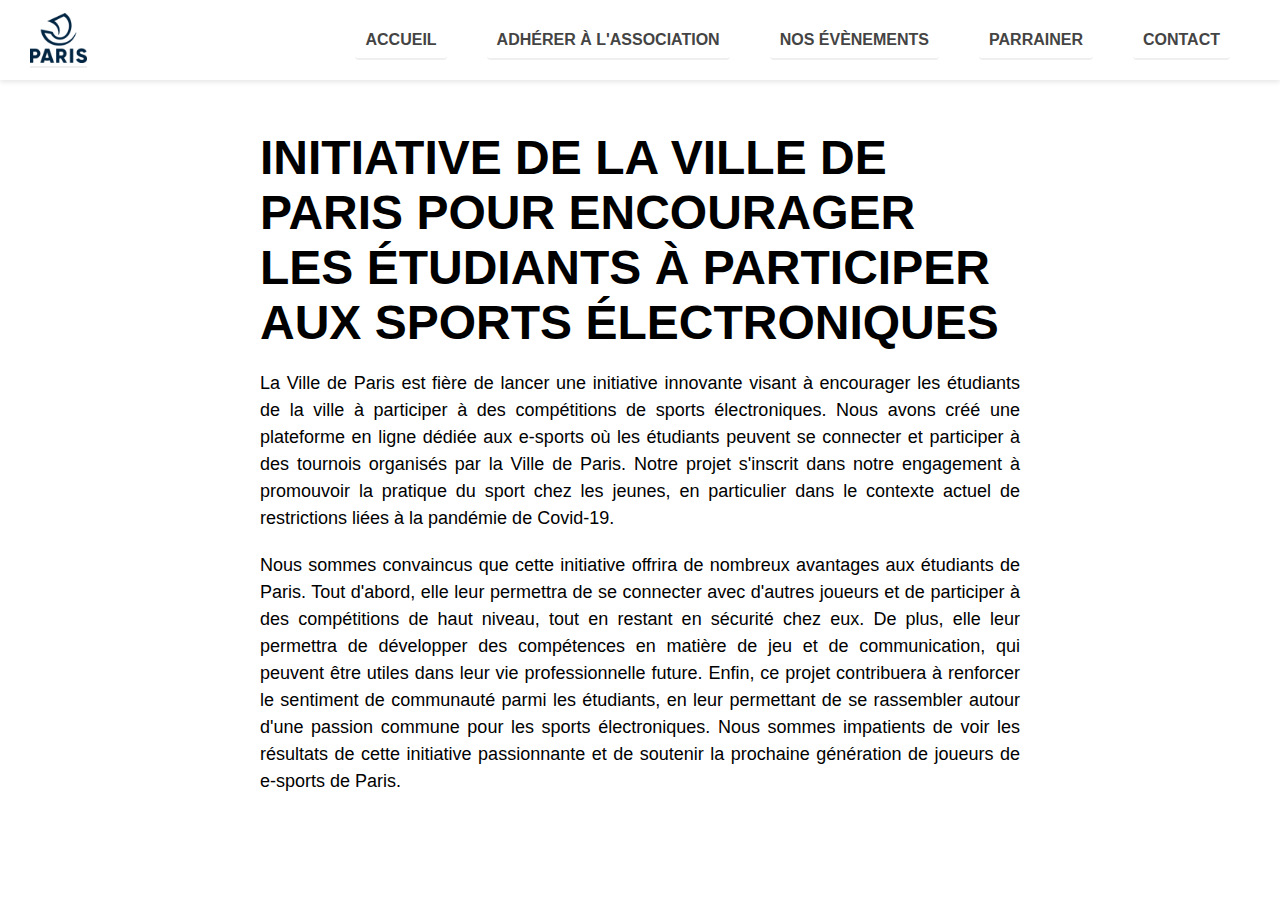
<file: index.html>
<!DOCTYPE html>
<html lang="en">
<head>

     <!-- Google Tag Manager -->
	  <script>(function(w,d,s,l,i){w[l]=w[l]||[];w[l].push({'gtm.start':
    new Date().getTime(),event:'gtm.js'});var f=d.getElementsByTagName(s)[0],
    j=d.createElement(s),dl=l!='dataLayer'?'&l='+l:'';j.async=true;j.src=
    'https://www.googletagmanager.com/gtm.js?id='+i+dl;f.parentNode.insertBefore(j,f);
    })(window,document,'script','dataLayer','GTM-PN2XZ6N');</script>
    <!-- End Google Tag Manager -->

    <meta charset="UTF-8">
    <meta http-equiv="X-UA-Compatible" content="IE=edge">
    <meta name="viewport" content="width=device-width, initial-scale=1.0">
    <link rel="stylesheet" href="style/Project-info.css">
    <title>Document</title>
</head>
<body>
  <!-- Google Tag Manager (noscript) -->
  <noscript><iframe src="https://www.googletagmanager.com/ns.html?id=GTM-PN2XZ6N"
  height="0" width="0" style="display:none;visibility:hidden"></iframe></noscript>
  <!-- End Google Tag Manager (noscript) -->
  <header>
    <nav>
      <div class="logo">
        <a href="index.html"><img src="assets/img/logoParis.png" alt="logo" /></a>
      </div>
      <ul>
        <li><a href="index.html">Accueil</a></li>
        <li><a href="adhererAsso.html">Adhérer à l'association</a></li>
        <li><a href="our-events.html">Nos évènements</a></li>
        <li><a href="parrainage.html">Parrainer</a></li>
        <li><a href="#">Contact</a></li>
      </ul>
    </nav>
  </header>
	<main>
        <h1>Initiative de la Ville de Paris pour encourager les étudiants à participer aux sports électroniques</h1>
		<p>La Ville de Paris est fière de lancer une initiative innovante visant à encourager les étudiants de la ville à participer à des compétitions de sports électroniques. Nous avons créé une plateforme en ligne dédiée aux e-sports où les étudiants peuvent se connecter et participer à des tournois organisés par la Ville de Paris. Notre projet s'inscrit dans notre engagement à promouvoir la pratique du sport chez les jeunes, en particulier dans le contexte actuel de restrictions liées à la pandémie de Covid-19.</p>
		<p>Nous sommes convaincus que cette initiative offrira de nombreux avantages aux étudiants de Paris. Tout d'abord, elle leur permettra de se connecter avec d'autres joueurs et de participer à des compétitions de haut niveau, tout en restant en sécurité chez eux. De plus, elle leur permettra de développer des compétences en matière de jeu et de communication, qui peuvent être utiles dans leur vie professionnelle future. Enfin, ce projet contribuera à renforcer le sentiment de communauté parmi les étudiants, en leur permettant de se rassembler autour d'une passion commune pour les sports électroniques. Nous sommes impatients de voir les résultats de cette initiative passionnante et de soutenir la prochaine génération de joueurs de e-sports de Paris.</p>
	</main>
</body>
</html>
</file>
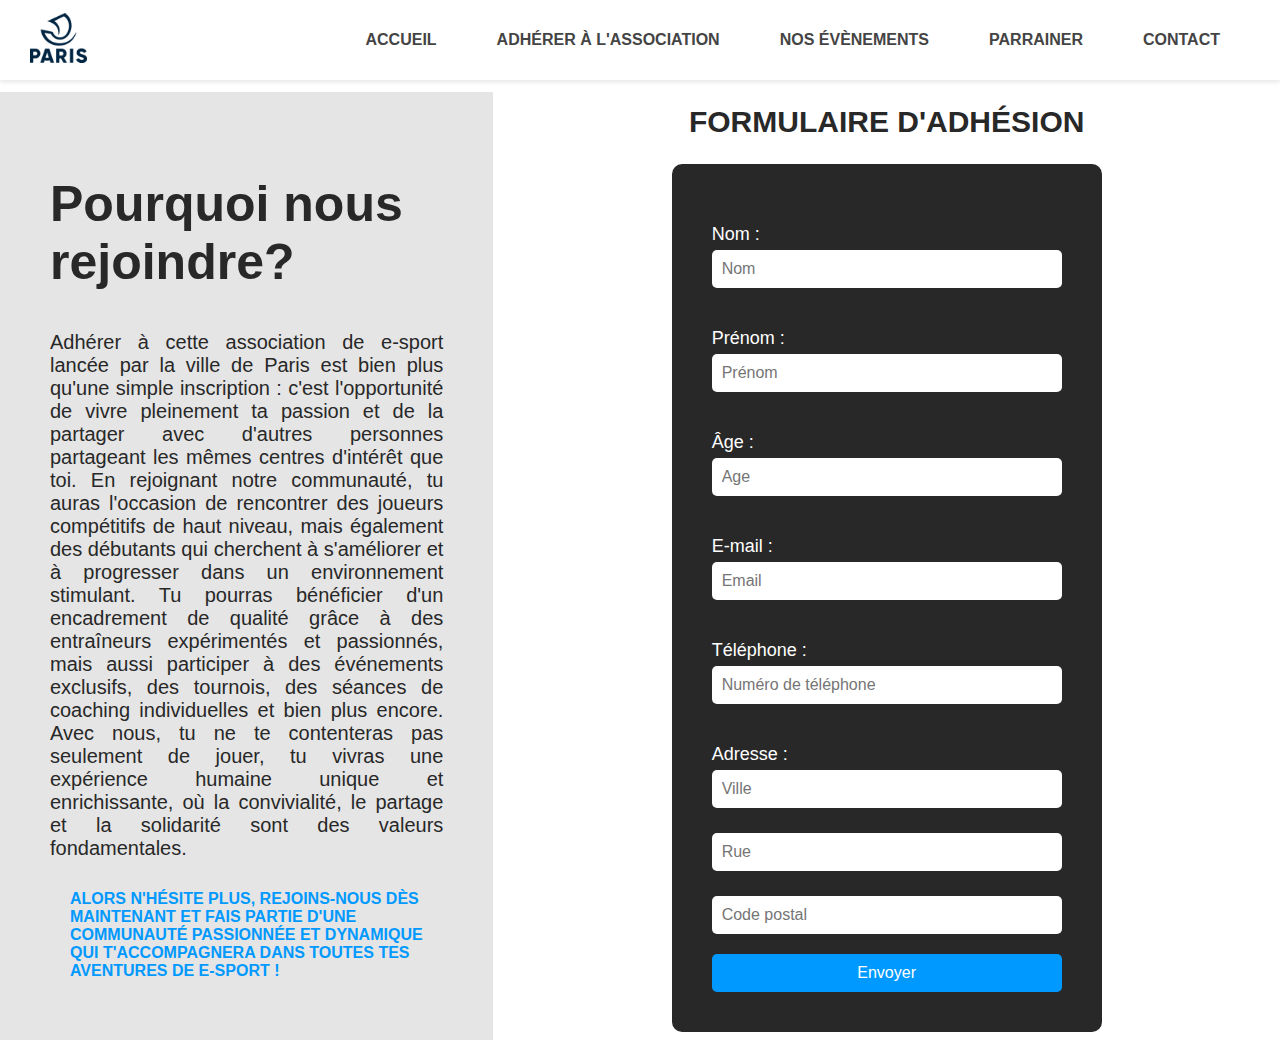
<file: adhererAsso.html>
<!DOCTYPE html>
<html lang="en">
  <head>
    <!-- Google Tag Manager -->
	  <script>(function(w,d,s,l,i){w[l]=w[l]||[];w[l].push({'gtm.start':
    new Date().getTime(),event:'gtm.js'});var f=d.getElementsByTagName(s)[0],
    j=d.createElement(s),dl=l!='dataLayer'?'&l='+l:'';j.async=true;j.src=
    'https://www.googletagmanager.com/gtm.js?id='+i+dl;f.parentNode.insertBefore(j,f);
    })(window,document,'script','dataLayer','GTM-PN2XZ6N');</script>
    <!-- End Google Tag Manager -->
        
    <meta charset="UTF-8" />
    <meta http-equiv="X-UA-Compatible" content="IE=edge" />
    <meta name="viewport" content="width=device-width, initial-scale=1.0" />
    <title>Document</title>
    <link rel="stylesheet" href="style/adhererAsso.css" />
  </head>
  <body>
    <!-- Google Tag Manager (noscript) -->
    <noscript><iframe src="https://www.googletagmanager.com/ns.html?id=GTM-PN2XZ6N"
    height="0" width="0" style="display:none;visibility:hidden"></iframe></noscript>
    <!-- End Google Tag Manager (noscript) -->    
    <header>
      <nav>
        <div class="logo">
          <a href="index.html"><img src="assets/img/logoParis.png" alt="logo" /></a>
        </div>
        <ul>
          <li><a href="index.html">Accueil</a></li>
          <li><a href="adhererAsso.html">Adhérer à l'association</a></li>
          <li><a href="our-events.html">Nos évènements</a></li>
          <li><a href="parrainage.html">Parrainer</a></li>
          <li><a href="#">Contact</a></li>
        </ul>
      </nav>
    </header>
    <main>
      <section class="container">
        <div class="container-left">
          <h1>Pourquoi nous rejoindre?</h1>
          <p>
            Adhérer à cette association de e-sport lancée par la ville de Paris
            est bien plus qu'une simple inscription : c'est l'opportunité de
            vivre pleinement ta passion et de la partager avec d'autres
            personnes partageant les mêmes centres d'intérêt que toi. En
            rejoignant notre communauté, tu auras l'occasion de rencontrer des
            joueurs compétitifs de haut niveau, mais également des débutants qui
            cherchent à s'améliorer et à progresser dans un environnement
            stimulant. Tu pourras bénéficier d'un encadrement de qualité grâce à
            des entraîneurs expérimentés et passionnés, mais aussi participer à
            des événements exclusifs, des tournois, des séances de coaching
            individuelles et bien plus encore. Avec nous, tu ne te contenteras
            pas seulement de jouer, tu vivras une expérience humaine unique et
            enrichissante, où la convivialité, le partage et la solidarité sont
            des valeurs fondamentales.
          </p>
          <span>
            Alors n'hésite plus, rejoins-nous dès maintenant et fais partie
            d'une communauté passionnée et dynamique qui t'accompagnera dans
            toutes tes aventures de e-sport !
          </span>
        </div>
        <div class="container-right">
            <h2>Formulaire d'adhésion</h2>
          <form method="post">
            <label for="nom">Nom :</label>
            <input type="text" id="nom" name="nom" placeholder="Nom" required />

            <label for="prenom">Prénom :</label>
            <input
              type="text"
              id="prenom"
              name="prenom"
              placeholder="Prénom"
              required
            />

            <label for="age">Âge :</label>
            <input
              type="number"
              id="age"
              name="age"
              placeholder="Age"
              required
            />

            <label for="email">E-mail :</label>
            <input
              type="email"
              id="email"
              name="email"
              placeholder="Email"
              required
            />

            <label for="telephone">Téléphone :</label>
            <input
              type="tel"
              id="telephone"
              name="telephone"
              placeholder="Numéro de téléphone"
              required
            />

            <label for="adresse">Adresse :</label>
            <input
              type="text"
              id="adresse"
              name="adresse"
              placeholder="Ville"
              required
            />
            <input
              type="text"
              id="adresse"
              name="adresse"
              placeholder="Rue"
              required
            />
            <input
              type="number"
              id="adresse"
              name="adresse"
              placeholder="Code postal"
              required
            />

            <input type="submit" value="Envoyer" />
          </form>
        </div>
      </section>
    </main>
  </body>
</html>
</file>
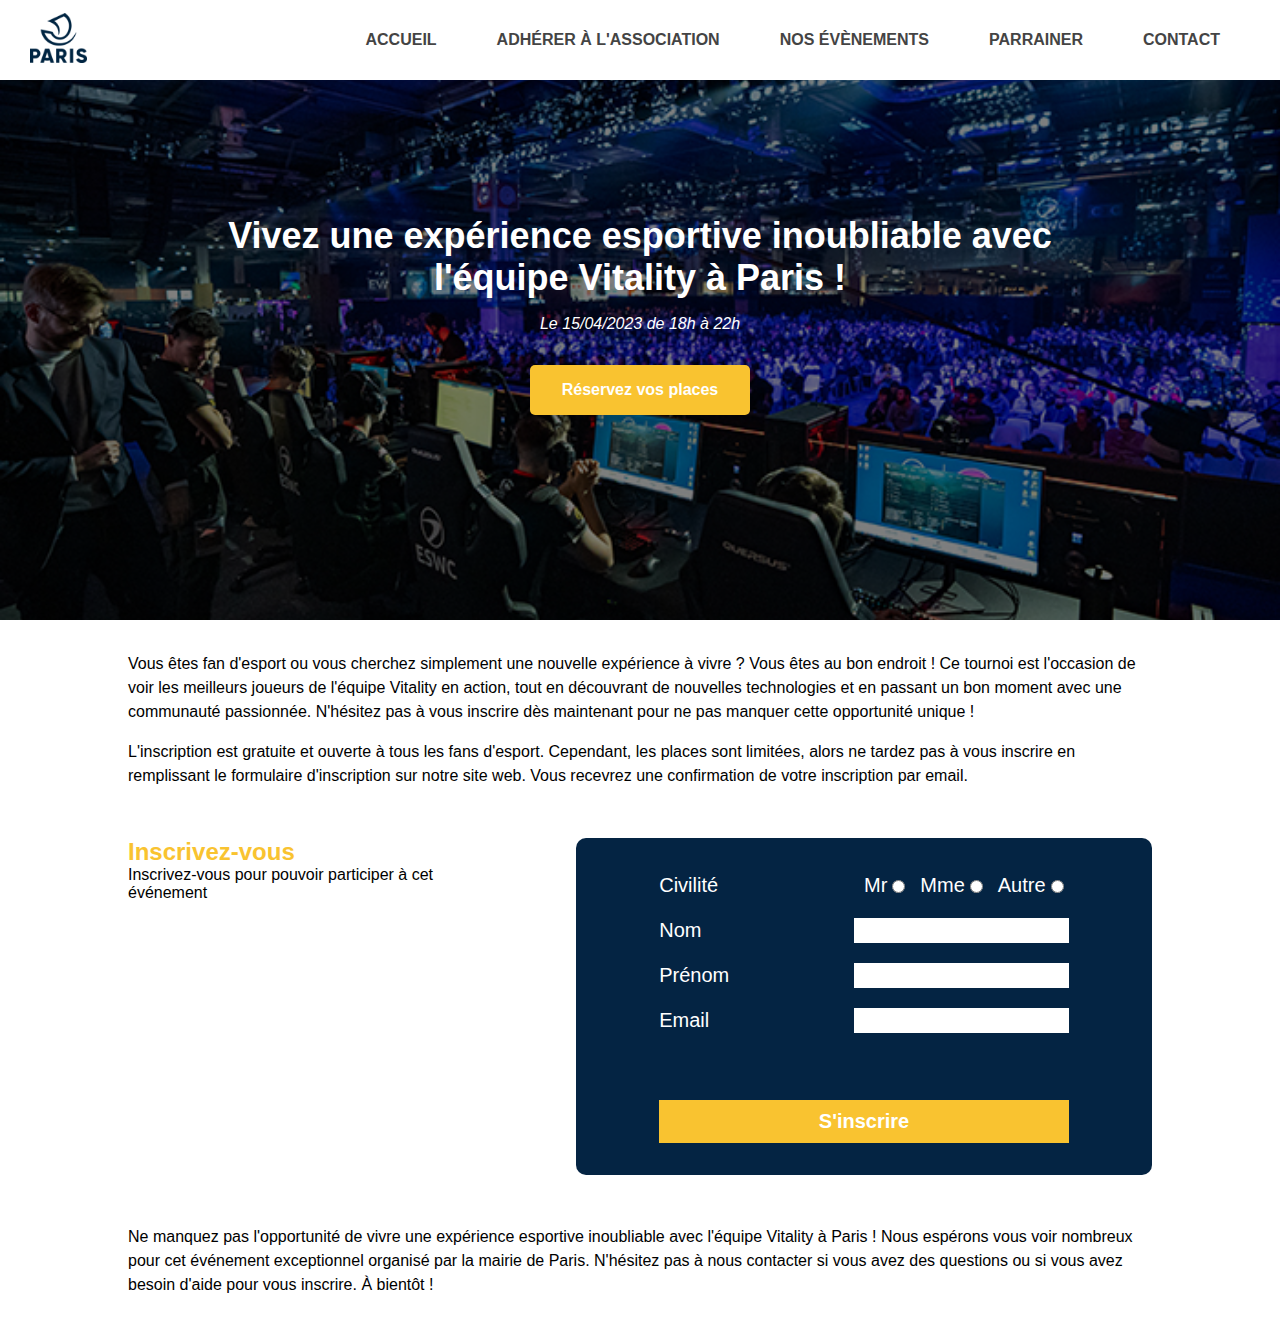
<file: our-events.html>
<!DOCTYPE html>
<html lang="en">
  <head>
    
    <!-- Google Tag Manager -->
	  <script>(function(w,d,s,l,i){w[l]=w[l]||[];w[l].push({'gtm.start':
    new Date().getTime(),event:'gtm.js'});var f=d.getElementsByTagName(s)[0],
    j=d.createElement(s),dl=l!='dataLayer'?'&l='+l:'';j.async=true;j.src=
    'https://www.googletagmanager.com/gtm.js?id='+i+dl;f.parentNode.insertBefore(j,f);
    })(window,document,'script','dataLayer','GTM-PN2XZ6N');</script>
    <!-- End Google Tag Manager -->

    <meta charset="UTF-8" />
    <meta http-equiv="X-UA-Compatible" content="IE=edge" />
    <meta name="viewport" content="width=device-width, initial-scale=1.0" />
    <link rel="stylesheet" href="style/our-events.css" />
    <title>Nos événements</title>
  </head>
  <body>
    <!-- Google Tag Manager (noscript) -->
    <noscript><iframe src="https://www.googletagmanager.com/ns.html?id=GTM-PN2XZ6N"
    height="0" width="0" style="display:none;visibility:hidden"></iframe></noscript>
    <!-- End Google Tag Manager (noscript) -->
    <header>
      <nav>
        <div class="logo">
          <a href="index.html"><img src="assets/img/logoParis.png" alt="logo" /></a>
        </div>
        <ul>
          <li><a href="index.html">Accueil</a></li>
          <li><a href="adhererAsso.html">Adhérer à l'association</a></li>
          <li><a href="our-events.html">Nos évènements</a></li>
          <li><a href="parrainage.html">Parrainer</a></li>
          <li><a href="#">Contact</a></li>
        </ul>
      </nav>
    </header>

    <main>
      <section class="banner">
        <div>
          <h1>
            Vivez une expérience esportive inoubliable avec l'équipe Vitality à
            Paris !
          </h1>
          <p>Le 15/04/2023 de 18h à 22h</p>
          <a href="#cta">Réservez vos places</a>
        </div>
      </section>
      <section class="main-content">
        <p>
          Vous êtes fan d'esport ou vous cherchez simplement une nouvelle
          expérience à vivre ? Vous êtes au bon endroit ! Ce tournoi est
          l'occasion de voir les meilleurs joueurs de l'équipe Vitality en
          action, tout en découvrant de nouvelles technologies et en passant un
          bon moment avec une communauté passionnée. N'hésitez pas à vous
          inscrire dès maintenant pour ne pas manquer cette opportunité unique !
        </p>

        <p>
          L'inscription est gratuite et ouverte à tous les fans d'esport.
          Cependant, les places sont limitées, alors ne tardez pas à vous
          inscrire en remplissant le formulaire d'inscription sur notre site
          web. Vous recevrez une confirmation de votre inscription par email.
        </p>

        <div id="cta">
          <div class="title">
            <p>
              <span>Inscrivez-vous</span>
              <br>
              Inscrivez-vous pour pouvoir participer à cet événement
            </p>
          </div>
          <form action="">
          
            <div>
              <label for="">Civilité</label>
              
              <div class="civil-input">
                <label for="monsieur">Mr</label>
                <input type="radio" name="civil" value="monsieur" id="monsieur" />
                
                <label for="madame">Mme</label>
                <input type="radio" name="civil" value="madame" id="madame" />
  
                <label for="autre">Autre</label>
                <input type="radio" name="civil" value="autre" id="autre" />
              </div>
            </div>
            
            <div>
              <label for="name">Nom</label>
              <input type="text" name="name" id="name" />
            </div>
            
            <div>
              <label for="firstname">Prénom</label>
              <input type="text" name="firstname" id="firstname" />
            </div>
            
            <div>
              <label for="email">Email</label>
              <input type="email" name="email" id="email" />
            </div>

            <button>S'inscrire</button>
          </form>
        </div>
        <p>
          Ne manquez pas l'opportunité de vivre une expérience esportive inoubliable avec l'équipe Vitality 
          à Paris ! Nous espérons vous voir nombreux pour cet événement exceptionnel organisé par la mairie 
          de Paris. N'hésitez pas à nous contacter si vous avez des questions ou si vous avez besoin d'aide 
          pour vous inscrire. À bientôt !
        </p>
      </section>
    </main>
  </body>
</html>
</file>
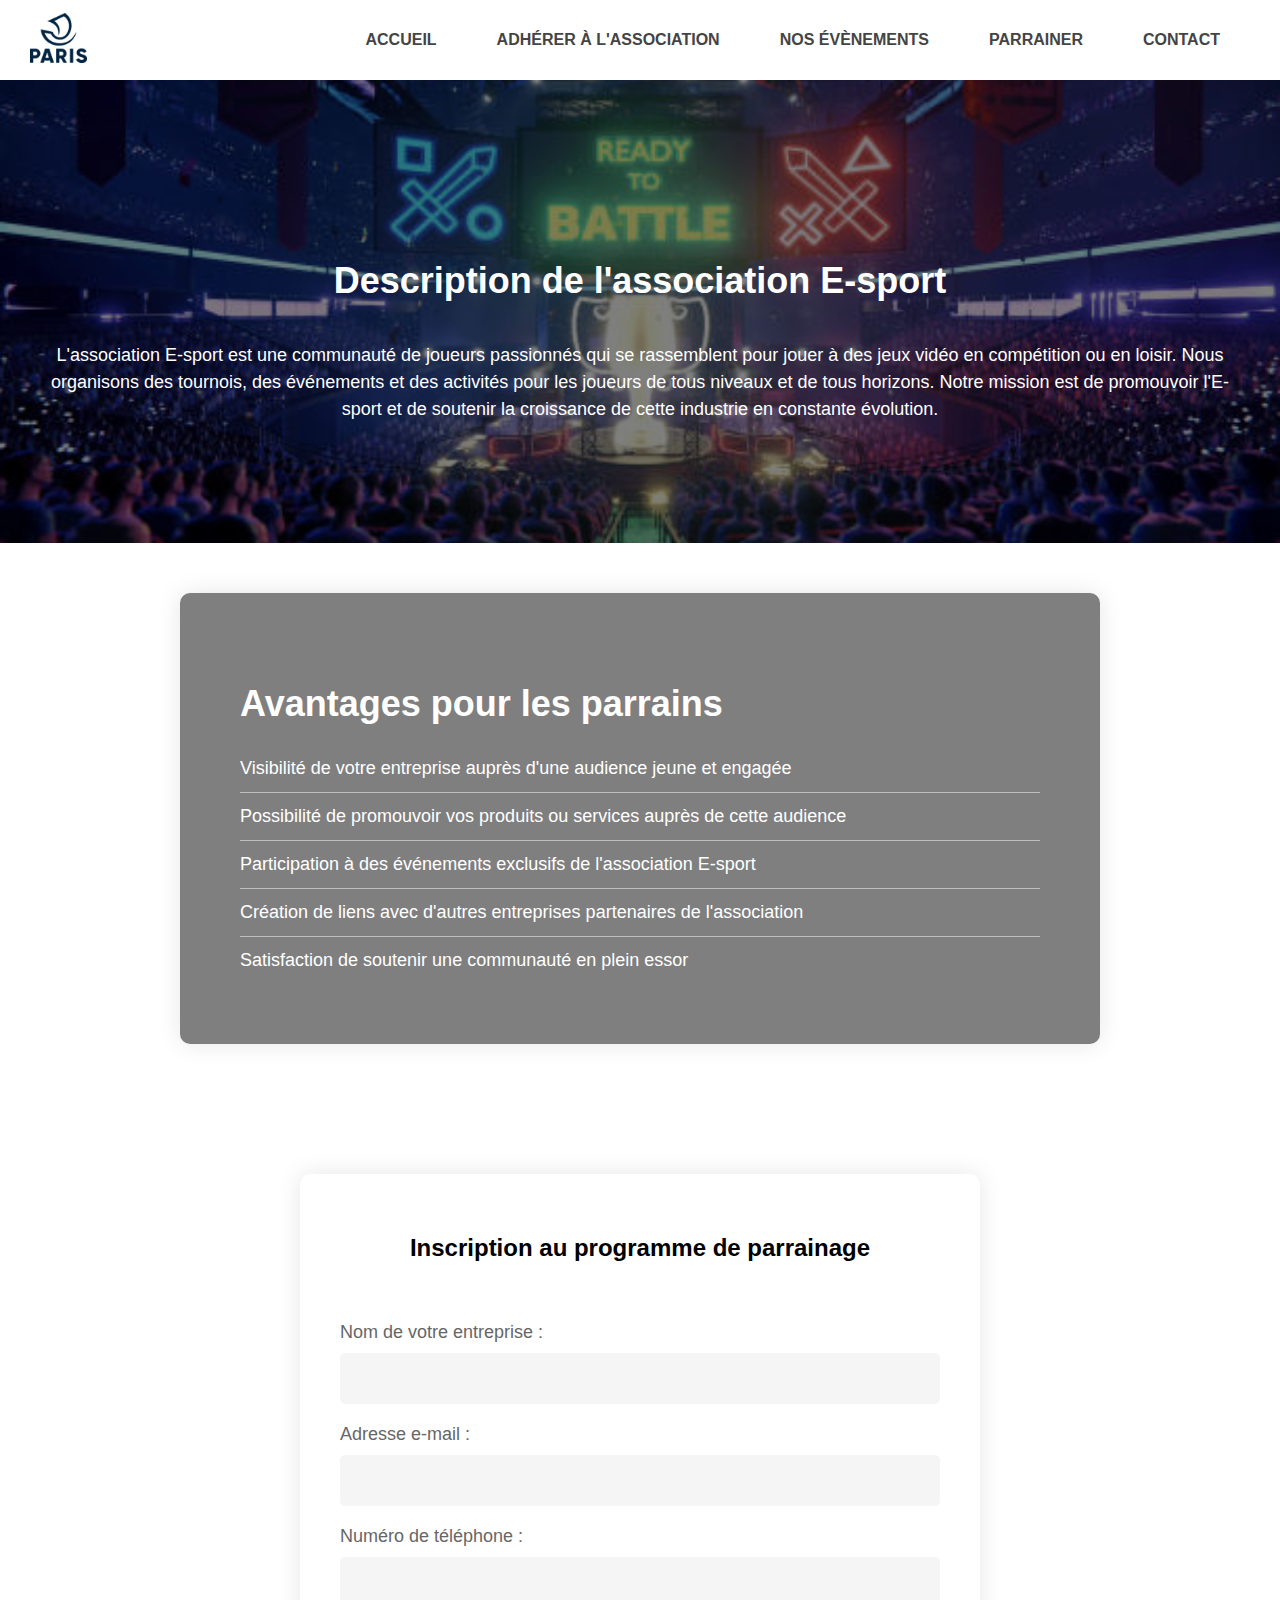
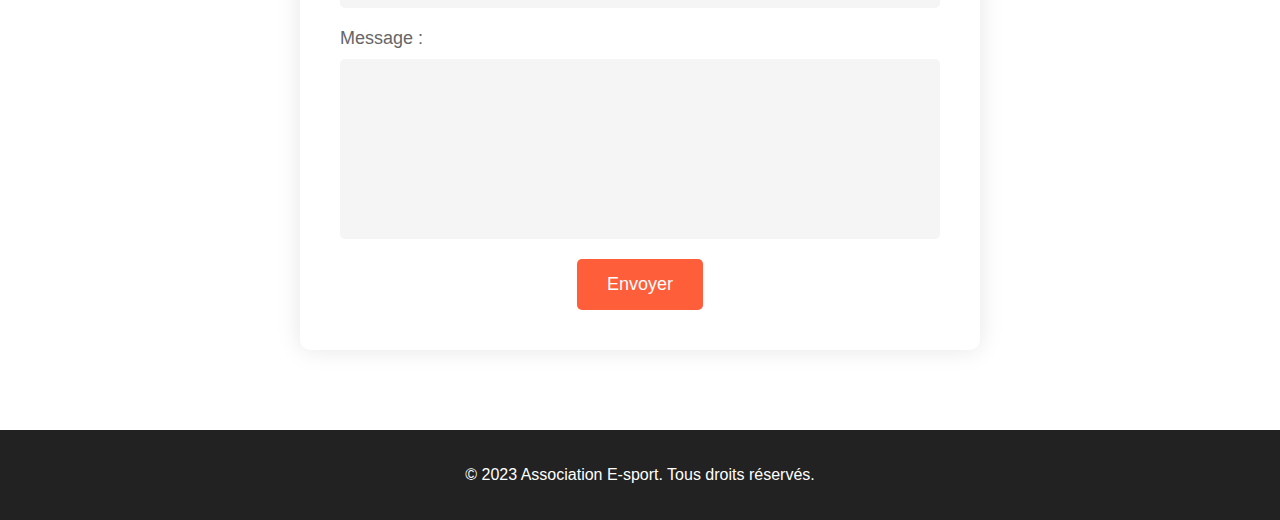
<file: parrainage.html>
<!DOCTYPE html>
<html lang="en">
<head>

	<!-- Google Tag Manager -->
	<script>(function(w,d,s,l,i){w[l]=w[l]||[];w[l].push({'gtm.start':
	new Date().getTime(),event:'gtm.js'});var f=d.getElementsByTagName(s)[0],
	j=d.createElement(s),dl=l!='dataLayer'?'&l='+l:'';j.async=true;j.src=
	'https://www.googletagmanager.com/gtm.js?id='+i+dl;f.parentNode.insertBefore(j,f);
	})(window,document,'script','dataLayer','GTM-PN2XZ6N');</script>
	<!-- End Google Tag Manager -->

    <meta charset="UTF-8">
    <meta http-equiv="X-UA-Compatible" content="IE=edge">
    <meta name="viewport" content="width=device-width, initial-scale=1.0">
    <link rel="stylesheet" href="style/style.css">
    <title>Parrainage</title>
</head>
<body>
	<!-- Google Tag Manager (noscript) -->
	<noscript><iframe src="https://www.googletagmanager.com/ns.html?id=GTM-PN2XZ6N"
	height="0" width="0" style="display:none;visibility:hidden"></iframe></noscript>
	<!-- End Google Tag Manager (noscript) -->
    <header>
		<nav>
		  <div class="logo">
			<a href="index.html"><img src="assets/img/logoParis.png" alt="logo" /></a>
		  </div>
		  <ul>
			<li><a href="index.html">Accueil</a></li>
			<li><a href="adhererAsso.html">Adhérer à l'association</a></li>
			<li><a href="our-events.html">Nos évènements</a></li>
			<li><a href="parrainage.html">Parrainer</a></li>
			<li><a href="#">Contact</a></li>
		  </ul>
		</nav>
	  </header>
      <main>
		<section id="description">
			<h2>Description de l'association E-sport</h2>
			<p>L'association E-sport est une communauté de joueurs passionnés qui se rassemblent pour jouer à des jeux vidéo en compétition ou en loisir. Nous organisons des tournois, des événements et des activités pour les joueurs de tous niveaux et de tous horizons. Notre mission est de promouvoir l'E-sport et de soutenir la croissance de cette industrie en constante évolution.</p>
		</section>

		<section id="avantages">
			<h2>Avantages pour les parrains</h2>
			<ul>
				<li>Visibilité de votre entreprise auprès d'une audience jeune et engagée</li>
				<li>Possibilité de promouvoir vos produits ou services auprès de cette audience</li>
				<li>Participation à des événements exclusifs de l'association E-sport</li>
				<li>Création de liens avec d'autres entreprises partenaires de l'association</li>
				<li>Satisfaction de soutenir une communauté en plein essor</li>
			</ul>
		</section>

		<section id="inscription">
			
			<form action="#" method="post">
                <h2>Inscription au programme de parrainage</h2>
                
				<label for="nom">Nom de votre entreprise :</label>
				<input type="text" id="nom" name="nom" required>

				<label for="email">Adresse e-mail :</label>
				<input type="email" id="email" name="email" required>

				<label for="tel">Numéro de téléphone :</label>
				<input type="tel" id="tel" name="tel" required>

				<label for="message">Message :</label>
				<textarea id="message" name="message" required></textarea>

				<input type="submit" value="Envoyer">
			</form>
		</section>
	</main>

	<footer>
		<p>&copy; 2023 Association E-sport. Tous droits réservés.</p>
	</footer>
</body>
</html>
</file>
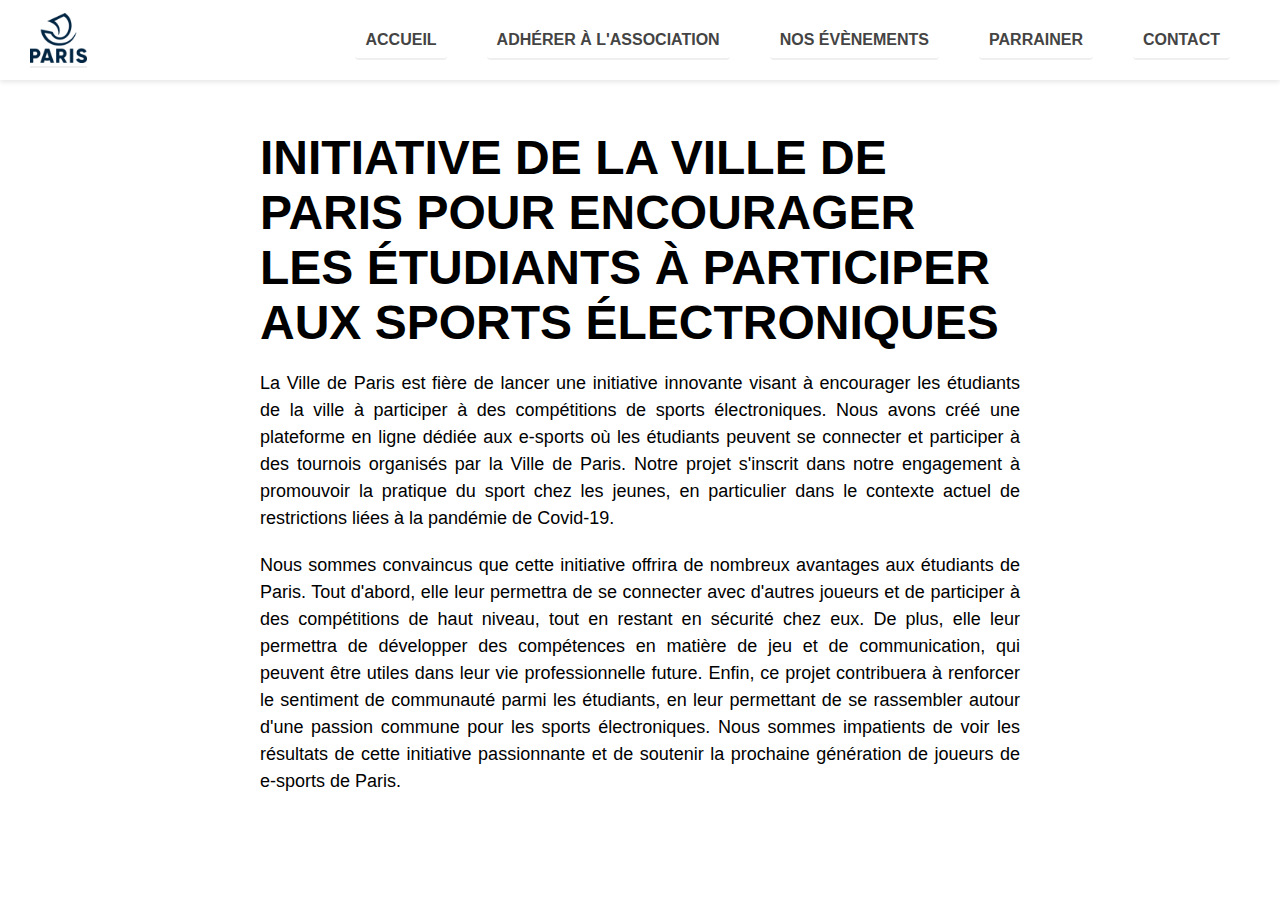
<file: Project-info.html>
<!DOCTYPE html>
<html lang="en">
<head>

        <!-- Google tag (gtag.js) -->
        <script async src="https://www.googletagmanager.com/gtag/js?id=G-2NF2QN2WSZ"></script>
        <script>
          window.dataLayer = window.dataLayer || [];
          function gtag(){dataLayer.push(arguments);}
          gtag('js', new Date());
    
          gtag('config', 'G-2NF2QN2WSZ');
        </script>

    <meta charset="UTF-8">
    <meta http-equiv="X-UA-Compatible" content="IE=edge">
    <meta name="viewport" content="width=device-width, initial-scale=1.0">
    <link rel="stylesheet" href="style/Project-info.css">
    <title>Document</title>
</head>
<body>
    <header>
        <nav>
          <div class="logo">
            <a href="Project-info.html"><img src="assets/img/logoParis.png" alt="logo" /></a>
          </div>
          <ul>
            <li><a href="Project-info.html">Accueil</a></li>
            <li><a href="adhererAsso.html">Adhérer à l'association</a></li>
            <li><a href="our-events.html">Nos évènements</a></li>
            <li><a href="parrainage.html">Parrainer</a></li>
            <li><a href="#">Contact</a></li>
          </ul>
        </nav>
      </header>
	<main>
        <h1>Initiative de la Ville de Paris pour encourager les étudiants à participer aux sports électroniques</h1>
		<p>La Ville de Paris est fière de lancer une initiative innovante visant à encourager les étudiants de la ville à participer à des compétitions de sports électroniques. Nous avons créé une plateforme en ligne dédiée aux e-sports où les étudiants peuvent se connecter et participer à des tournois organisés par la Ville de Paris. Notre projet s'inscrit dans notre engagement à promouvoir la pratique du sport chez les jeunes, en particulier dans le contexte actuel de restrictions liées à la pandémie de Covid-19.</p>
		<p>Nous sommes convaincus que cette initiative offrira de nombreux avantages aux étudiants de Paris. Tout d'abord, elle leur permettra de se connecter avec d'autres joueurs et de participer à des compétitions de haut niveau, tout en restant en sécurité chez eux. De plus, elle leur permettra de développer des compétences en matière de jeu et de communication, qui peuvent être utiles dans leur vie professionnelle future. Enfin, ce projet contribuera à renforcer le sentiment de communauté parmi les étudiants, en leur permettant de se rassembler autour d'une passion commune pour les sports électroniques. Nous sommes impatients de voir les résultats de cette initiative passionnante et de soutenir la prochaine génération de joueurs de e-sports de Paris.</p>
	</main>
</body>
</html>
</file>
<file: style/Project-info.css>
* {
    box-sizing: border-box;
    margin: 0;
    padding: 0;
    font-family: "Segoe UI", Tahoma, Geneva, Verdana, sans-serif;
}

nav {
    background-color: #fff;
    height: 80px;
    display: flex;
    justify-content: space-between;
    align-items: center;
    padding: 0 30px;
    box-shadow: 0 2px 5px rgba(0, 0, 0, 0.1);
}
  
.logo img {
    height: 50px;
}
  
nav ul {
  display: flex;
  flex-wrap: wrap;
  list-style: none;
  margin: 0;
  padding: 0;
}

nav li {
  margin: 0 20px;
}

nav li a {
  text-decoration: none;
  color: #444;
  font-size: 16px;
  font-weight: bold;
  text-transform: uppercase;
  padding: 10px;
  border-radius: 4px;
  transition: background-color 0.3s ease;
}

h1 {
  font-size: 48px;
  margin-bottom: 20px;
  text-transform: uppercase;
}

main {
  max-width: 800px;
  margin: 0 auto;
  padding: 50px 20px;
}

p {
  font-size: 18px;
  line-height: 1.5;
  margin-bottom: 20px;
  text-align: justify;
}

a {
  color: #F5A623;
  text-decoration: none;
  border-bottom: 2px solid #1111;
  transition: all 0.2s ease;
}

a:hover {
  color: #1111;
  border-bottom: 2px solid transparent;
}
</file>
<file: style/adhererAsso.css>
body{
  box-sizing: border-box;
  margin: 0;
  padding: 0;
  font-family: 'Segoe UI', Tahoma, Geneva, Verdana, sans-serif;
}

nav {
    background-color: #fff;
    height: 80px;
    display: flex;
    justify-content: space-between;
    align-items: center;
    padding: 0 30px;
    box-shadow: 0 2px 5px rgba(0, 0, 0, 0.1);
  }
  
  .logo img {
    height: 50px;
  }
  
  nav ul {
    display: flex;
    flex-wrap: wrap;
    list-style: none;
    margin: 0;
    padding: 0;
  }
  
  nav li {
    margin: 0 20px;
  }
  
  nav li a {
    text-decoration: none;
    color: #444;
    font-size: 16px;
    font-weight: bold;
    text-transform: uppercase;
    padding: 10px;
    border-radius: 4px;
    transition: background-color 0.3s ease;
  }
  
  nav li a:hover {
    background-color: #f1f1f1;
  }

  .container {
    display: flex;
    flex-wrap: wrap;
    justify-content: space-between;
    align-items: center;
    height: 100%;
  }
  
  .container-left {
    flex: 1;
    display: flex;
    flex-direction: column;
    justify-content: center;
    align-items: center;
    padding: 50px;
    background:rgba(0, 0, 0, 0.1);
  }

  .container-left h1 {
    font-size: 50px;
    font-weight: 700;
    color: #282828;
    margin-bottom: 20px;
  }

  .container-left p {
    text-align: justify;
    font-size: 20px;
    color: #282828;
    margin-bottom: 20px;
  }

  .container-left span {
    text-transform: uppercase;
    text-decoration: none;
    color: #0099ff;
    padding: 10px 20px;
    border-radius: 5px;
    font-size: 16px;
    font-weight: 600;
    cursor: pointer;
    transition: background-color 0.3s ease;
  }

  .container-left span:hover {
    color: #0077cc;
  }

  .container-right {
    flex: 2;
    display: flex;
    flex-direction: column;
    justify-content: center;
    align-items: center;
    padding-bottom: 20px;
  }

  .container-right h2{
    
    font-size: 30px;
    text-transform: uppercase;
    font-weight: 700;
    color: #282828;
  }


  form {
    background-color: #282828;
    color: #fff;
    padding: 40px;
    border-radius: 10px;
    font-family: 'Segoe UI', Tahoma, Geneva, Verdana, sans-serif;
    width: 350px;
    display: flex;
    flex-direction: column;
  }
  
  label {
    display: block;
    margin-top: 20px;
    font-size: 18px;
  }
  
  input[type="text"], input[type="number"], input[type="email"], input[type="tel"]{
    padding: 10px;
    border-radius: 5px;
    border: none;
    margin-top: 5px;
    margin-bottom: 20px;
    font-size: 16px;
  }
  
  input[type="submit"] {
    background-color: #0099ff;
    color: #fff;
    padding: 10px 20px;
    border: none;
    border-radius: 5px;
    font-size: 16px;
    cursor: pointer;
    transition: background-color 0.3s ease;
  }
  
  input[type="submit"]:hover {
    background-color: #0077cc;
  }
</file>
<file: style/our-events.css>
body {
  box-sizing: border-box;
  margin: 0;
  padding: 0;
  font-family: "Segoe UI", Tahoma, Geneva, Verdana, sans-serif;
}

nav {
  background-color: #fff;
  height: 80px;
  display: flex;
  justify-content: space-between;
  align-items: center;
  padding: 0 30px;
  box-shadow: 0 2px 5px rgba(0, 0, 0, 0.1);
}

.logo img {
  height: 50px;
}

nav ul {
  display: flex;
  flex-wrap: wrap;
  list-style: none;
  margin: 0;
  padding: 0;
}

nav li {
  margin: 0 20px;
}

nav li a {
  text-decoration: none;
  color: #444;
  font-size: 16px;
  font-weight: bold;
  text-transform: uppercase;
  padding: 10px;
  border-radius: 4px;
  transition: background-color 0.3s ease;
}

nav li a:hover {
  background-color: #f1f1f1;
}

main {
  width: 100vw;
  display: flex;
  flex-direction: column;
  align-items: center;
}

main .banner {
  width: 100%;
  height: 60vh;
  background-image: url('../assets/img/scene.jpeg');
  background-repeat: no-repeat;
  background-size: cover;
  background-position: center;
  position: relative;
}

main .banner::before {
  content: "";
  display: flex;
  width: 100%;
  height: 100%;
  background-color: rgba(0, 0, 0, 0.5);
  position: absolute;
  top: 0;
  left: 0;
  z-index: 0;
}

main .banner div {
  position: relative;
  z-index: 1;
  color: #fff;
  width: 65vw;
  margin: 15vh auto;
  display: flex;
  flex-direction: column;
  align-items: center;
}

main .banner div h1 {
  font-size: 36px;
  text-align: center;
  margin: 0;
  padding: 0;
}

main .banner div p {
  font-size: 16px;
  text-align: center;
  margin: 0;
  padding: 0;
  font-style: italic;
  margin-top: 1rem;
}

main .banner div a {
  padding: 1em 2em;
  background-color: #f9c330;
  color: #fff;
  font-size: 16px;
  font-weight: bold;
  text-decoration: none;
  border-radius: 5px;
  margin-top: 2rem;
}

main .banner div a:hover {
  box-shadow: inset 0 0px 20px rgba(0, 0, 0, .4);
}

main .main-content {
  width: 80vw;
  margin: 1rem auto;
  font-size: 16px;
  line-height: 1.5;
}

main .main-content div#cta {
  display: flex;
  align-items: flex-start;
  justify-content: space-between;
  margin: 50px auto;
}

main .main-content div#cta .title {
  width: 30%;
}

main .main-content div#cta .title p span {
  font-size: 24px;
  font-weight: bold;
  margin: 0;
  padding: 0;
  color: #f9c330;
}

main .main-content div#cta .title p {
  line-height: normal;
  margin: 0;
  width: 100%;
}

main .main-content div#cta form {
  background-color: #042443;
  color: #fff;
  padding: 2rem;
  display: flex;
  border-radius: 10px;
  flex-direction: column;
  align-items: center;
  width: 50%;
  font-size: 20px;
  gap: 15px;
}

main .main-content div#cta form div {
  display: flex;
  align-items: center;
  justify-content: space-between;
  width: 80%;
}

main .main-content div#cta form div .civil-input {
  display: flex;
  align-items: center;
  justify-content: space-between;
  width: 50%;
}

main .main-content div#cta form div .civil-input input{
  margin: 3px 15px 0 5px;
}

main .main-content div#cta form div .civil-input input:checked{
  accent-color: #f9c330;
}

main .main-content div#cta form div input {
  width: 50%;
  border: none;
  padding: 5px;
}

main .main-content div#cta form  button {
  width: 80%;
  padding: 10px 0; 
  margin: 50px 0 0;
  font-size: 20px;
  border: none;
  background-color: #f9c330;
  font-weight: bold;
  color: #fff;
}

main .main-content div#cta form  button:hover {
  cursor: pointer;
  box-shadow: inset 0 0px 20px rgba(0, 0, 0, .4);
}
</file>
<file: style/style.css>
body{
    box-sizing: border-box;
    margin: 0;
    padding: 0;
    font-family: 'Segoe UI', Tahoma, Geneva, Verdana, sans-serif;
  }
  
  nav {
      background-color: #fff;
      height: 80px;
      display: flex;
      justify-content: space-between;
      align-items: center;
      padding: 0 30px;
      box-shadow: 0 2px 5px rgba(0, 0, 0, 0.1);
    }
    
    .logo img {
      height: 50px;
    }
    
    nav ul {
      display: flex;
      flex-wrap: wrap;
      list-style: none;
      margin: 0;
      padding: 0;
    }
    
    nav li {
      margin: 0 20px;
    }
    
    nav li a {
      text-decoration: none;
      color: #444;
      font-size: 16px;
      font-weight: bold;
      text-transform: uppercase;
      padding: 10px;
      border-radius: 4px;
      transition: background-color 0.3s ease;
    }
    
    nav li a:hover {
      background-color: #f1f1f1;
    }
  
    /* Styles pour les sections */

section {
    padding: 50px;
    }
    
    #description {
    background-color: #f2f2f2;
    }
    
    #avantages ul {
    margin-top: 20px;
    }
    
    /* Styles pour les sections */

section {
	
	margin: 0 auto;
	padding: 80px 40px;
}

/* Styles pour la section Description */

#description {
	background: url(../assets/esport.jpg) center center no-repeat;
	background-size: cover;
	position: relative;
}

#description:before {
	content: "";
	position: absolute;
	top: 0;
	left: 0;
	width: 100%;
	height: 100%;
	background-color: rgba(0, 0, 0, 0.5);
	z-index: 1;
}

#description h2 {
	color: #fff;
	font-size: 36px;
	font-weight: bold;
	margin-top: 0;
	padding-top: 100px;
	position: relative;
	text-align: center;
	z-index: 2;
}

#description p {
	color: #fff;
	font-size: 18px;
	line-height: 1.5;
	margin: 40px 0;
	position: relative;
	text-align: center;
	z-index: 2;
}


#avantages {
	margin: 50px auto;
	background-color: rgba(0, 0, 0, 0.5);
	border-radius: 10px;
	box-shadow: 0px 0px 25px rgba(0, 0, 0, 0.1);
	padding: 60px;
    max-width: 800px;
}

#avantages h2 {
	font-size: 36px;
	color: #fff;
	margin-bottom: 20px;
}

#avantages ul {
	list-style: none;
	margin: 0;
	padding: 0;
}

#avantages li {
	font-size: 18px;
	color: #fff;
	line-height: 1.5;
	padding: 10px 0;
	border-bottom: 1px solid rgba(255, 255, 255, 0.5);
}

#avantages li:last-child {
	border-bottom: none;
}

    /* Styles pour le formulaire */
    
form {
	display: flex;
	flex-wrap: wrap;
    justify-content: center;
	margin: 0 auto;
	padding: 40px;
	max-width: 600px;
	background-color: #fff;
	border-radius: 10px;
	box-shadow: 0px 0px 25px rgba(0, 0, 0, 0.1);
}

form h2{
    margin-bottom: 60px;
}


label {
	display: block;
	margin-bottom: 10px;
	width: 100%;
	font-size: 18px;
	color: #666;
}

input[type="text"],
input[type="email"],
input[type="tel"],
textarea {
	padding: 15px;
	border: none;
	border-radius: 5px;
	background-color: #f5f5f5;
	width: 100%;
	margin-bottom: 20px;
	font-size: 18px;
	color: #666;
	transition: all 0.3s ease-in-out;
}

input[type="text"]:focus,
input[type="email"]:focus,
input[type="tel"]:focus,
textarea:focus {
	background-color: #fff;
	box-shadow: 0px 0px 8px rgba(0, 0, 0, 0.1);
}

textarea {
	height: 150px;
	resize: none;
}

input[type="submit"] {
	background-color: #ff5e3a;
	color: #fff;
	border: none;
	border-radius: 5px;
	padding: 15px 30px;
	cursor: pointer;
	font-size: 18px;
	transition: all 0.3s ease-in-out;
}

input[type="submit"]:hover {
	background-color: #f04124;
}

/* Styles pour les messages d'erreur */

.error {
	color: #ff5e3a;
	font-size: 16px;
	margin-top: 10px;
}

/* Styles pour les messages d'erreur */

.error {
	color: #ff5e3a;
	font-size: 16px;
	margin-top: 10px;
}
    
    /* Styles pour le footer */
    
    footer {
    background-color: #222;
    color: #fff;
    padding: 20px;
    text-align: center;
    }
</file>
